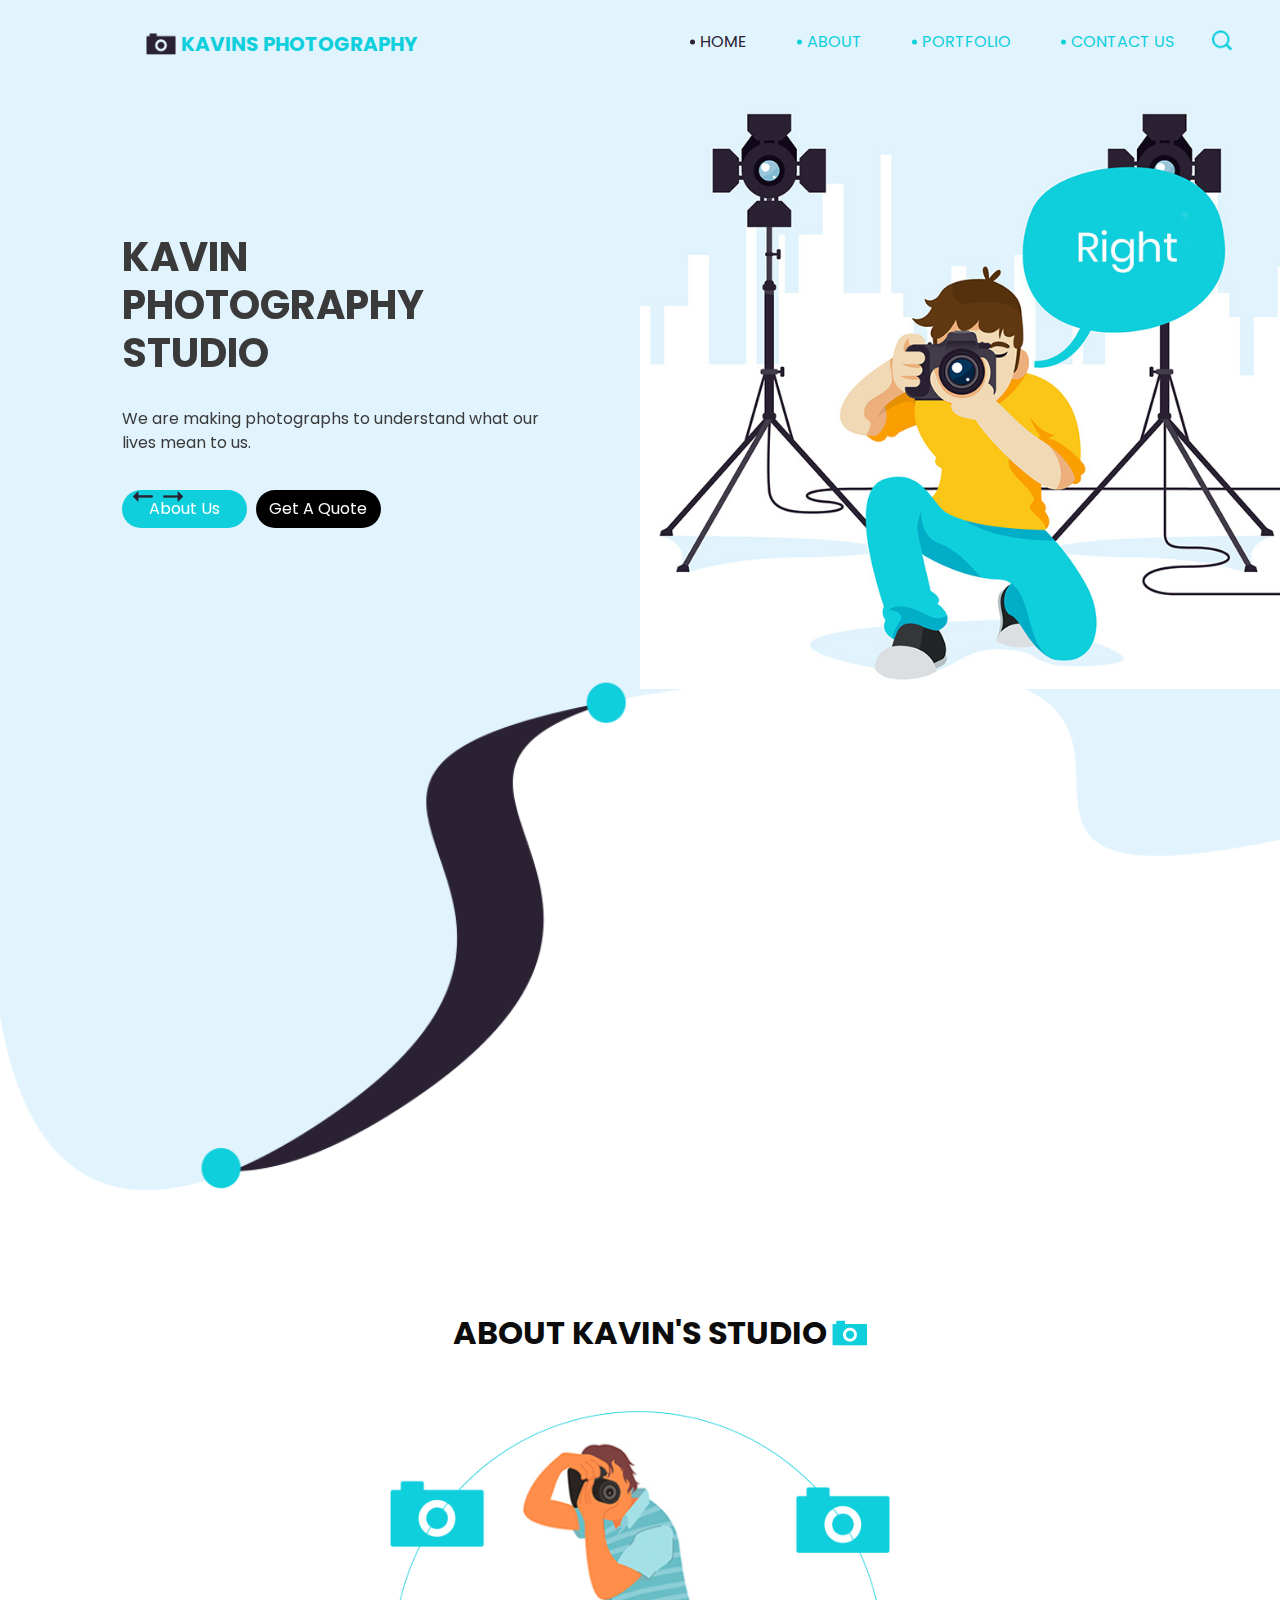
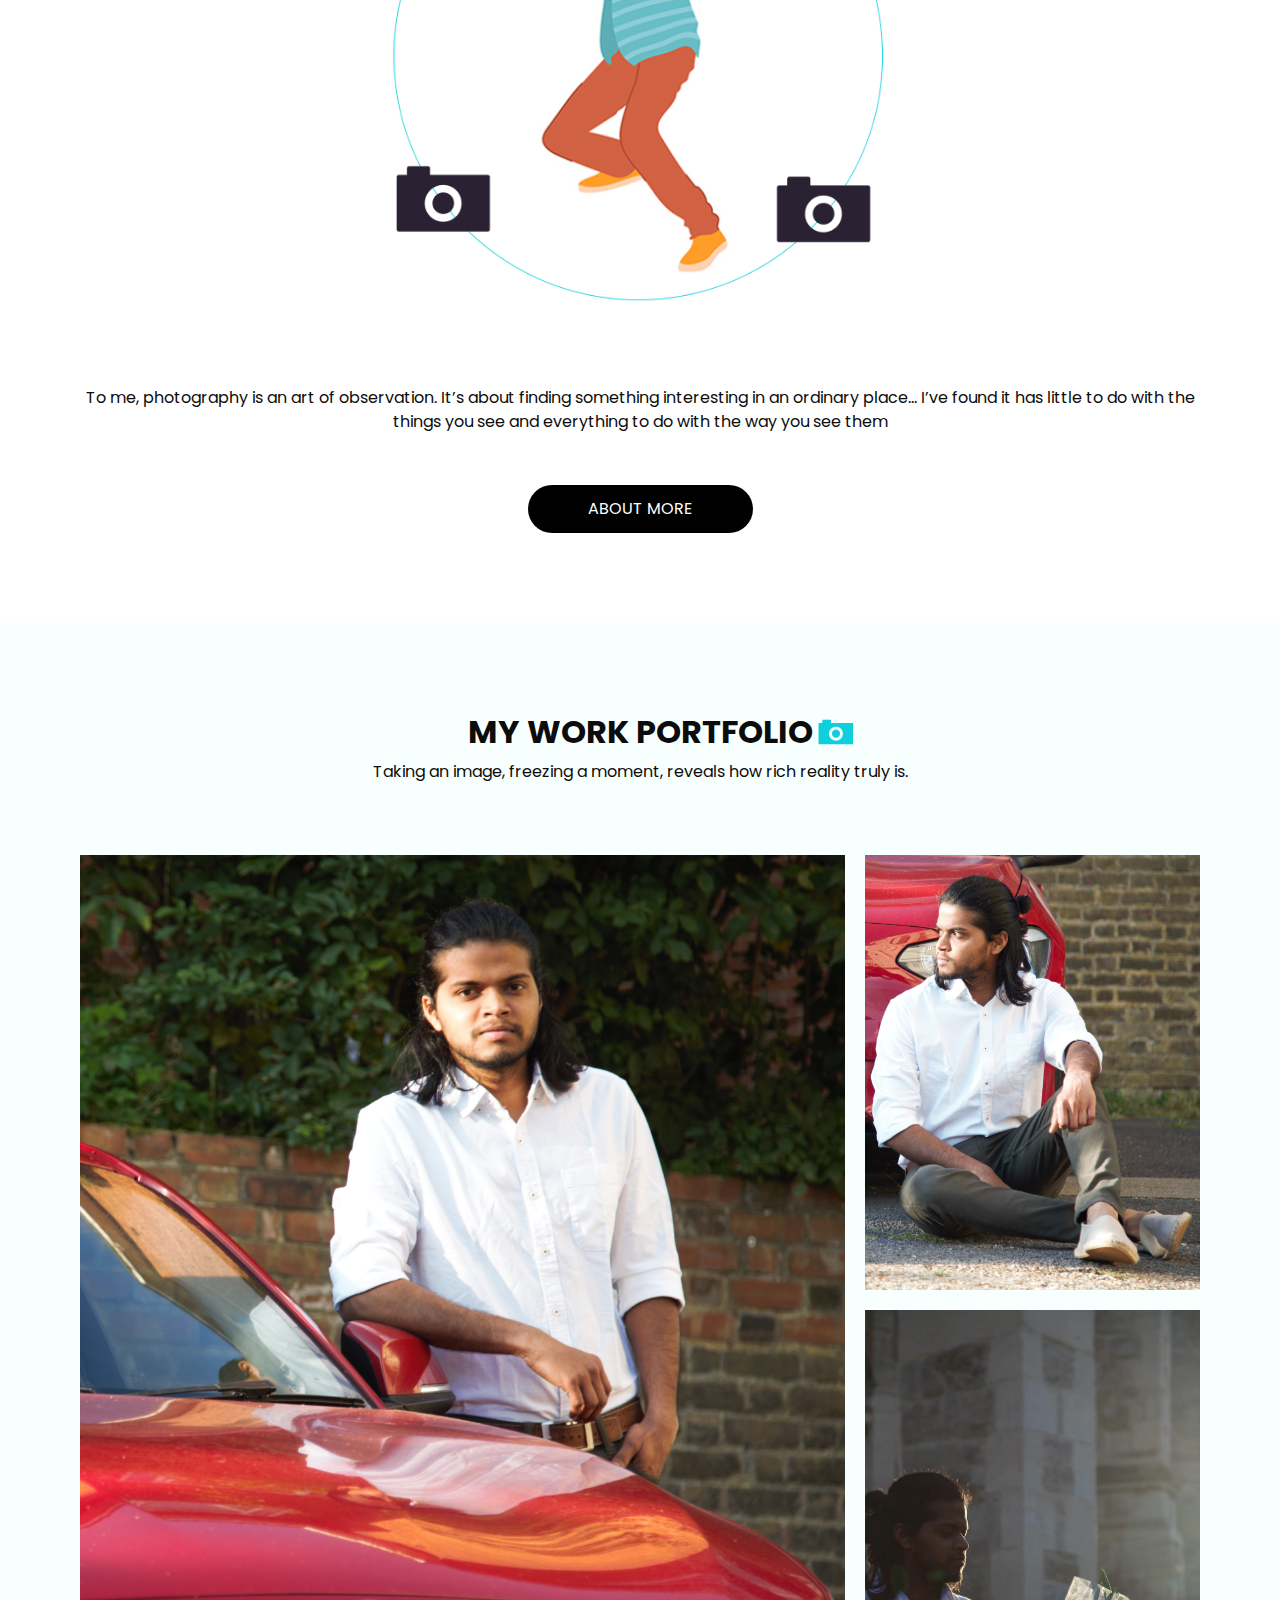
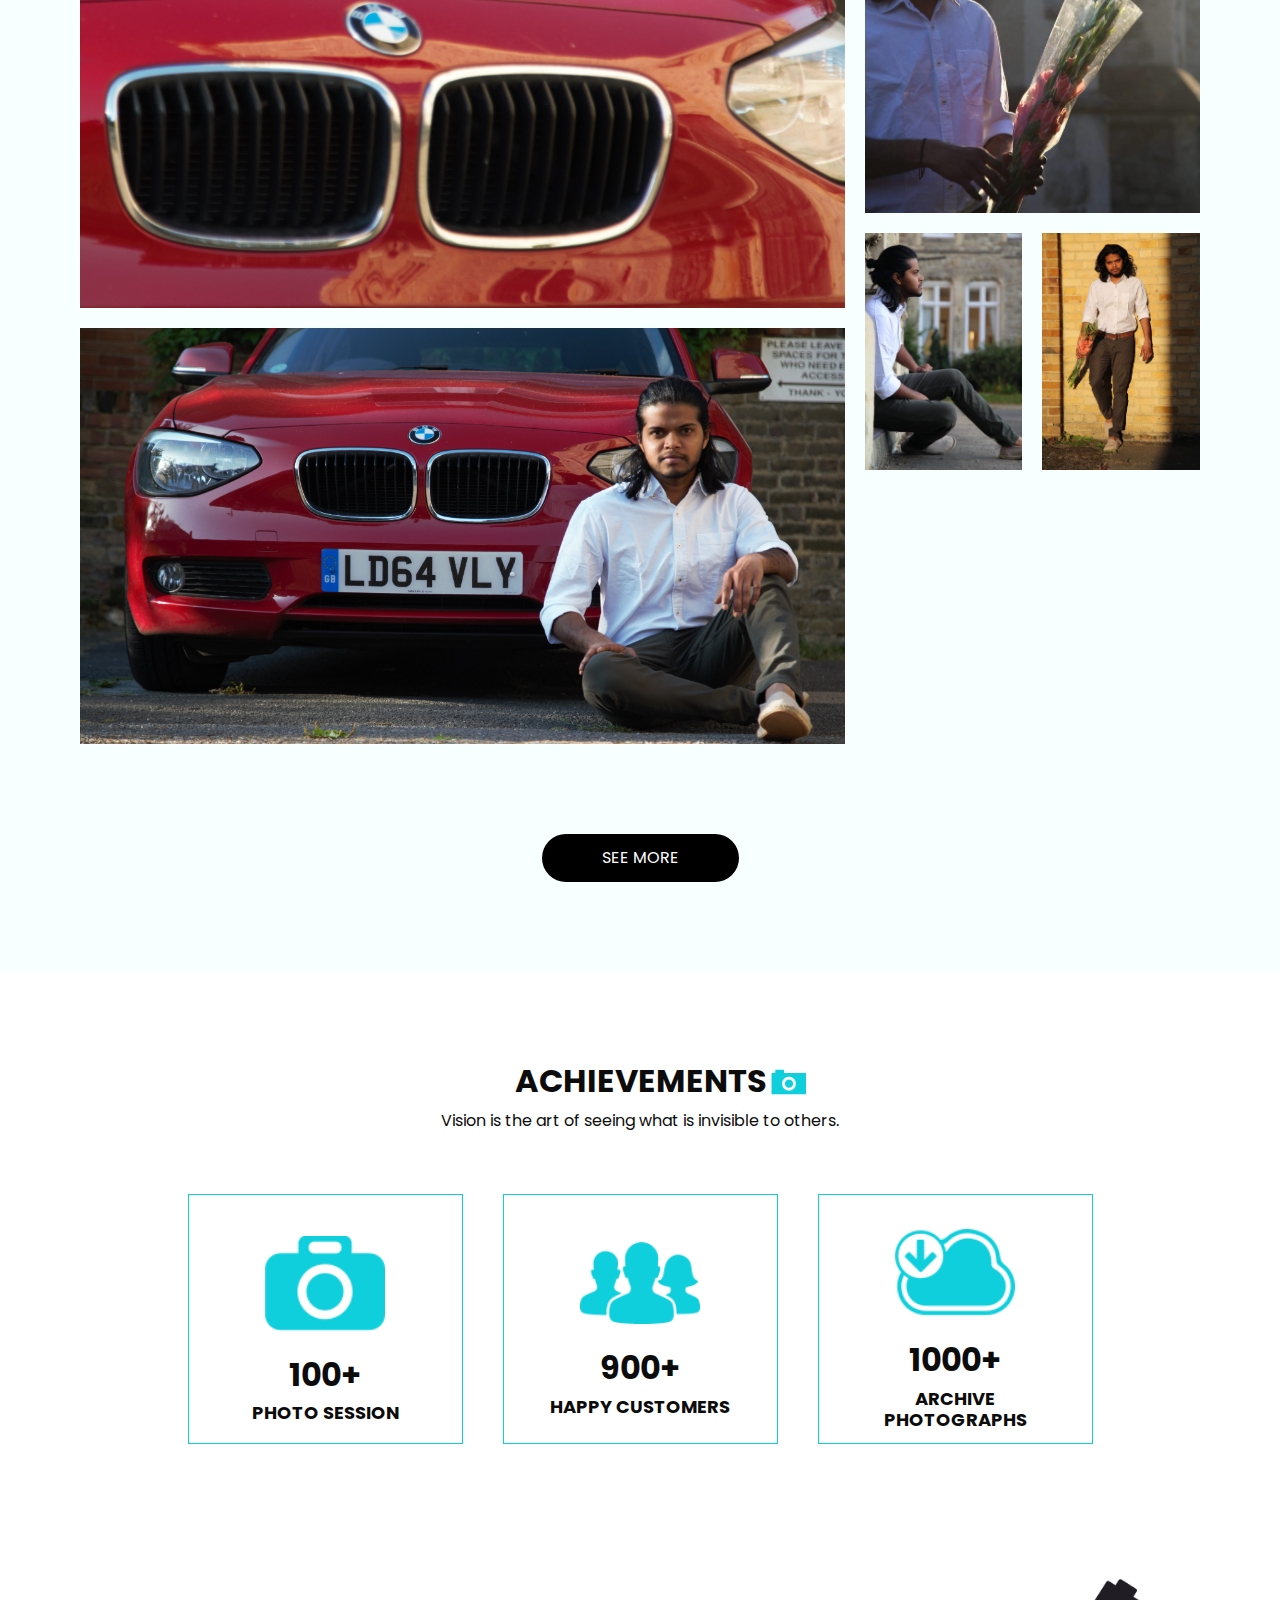
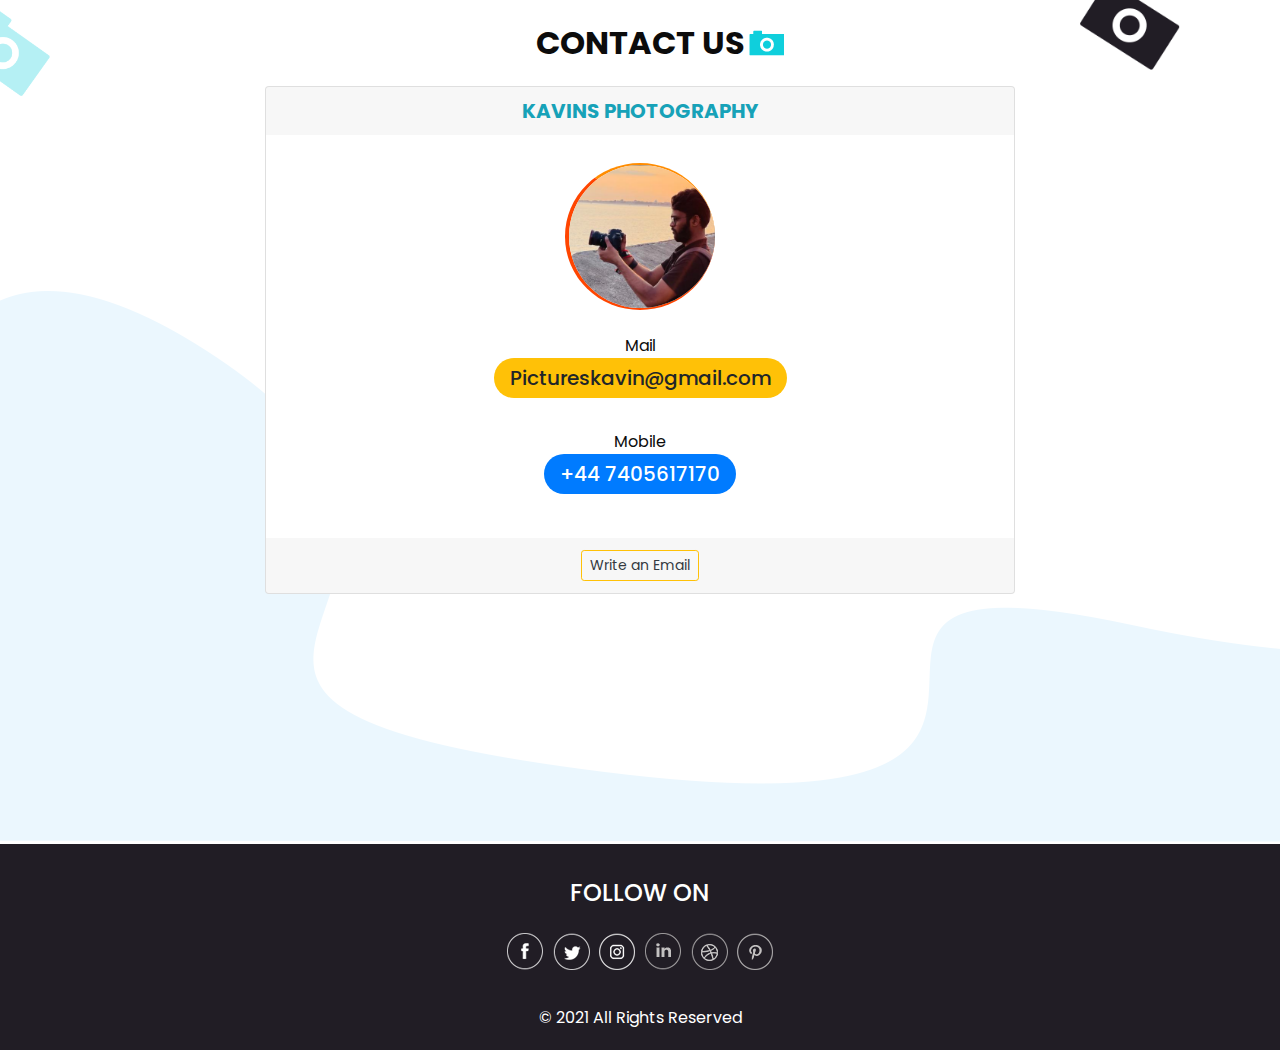
<file: index.html>
<!DOCTYPE html>
<html>

<head>
  <!-- Basic -->
  <meta charset="utf-8" />
  <meta http-equiv="X-UA-Compatible" content="IE=edge" />
  <!-- Mobile Metas -->
  <meta name="viewport" content="width=device-width, initial-scale=1, shrink-to-fit=no" />
  <!-- Site Metas -->
  <meta name="keywords" content="" />
  <meta name="description" content="" />
  <meta name="author" content="" />

  <title>Kavins Photography</title>


  <!-- bootstrap core css -->
  <link rel="stylesheet" type="text/css" href="css/bootstrap.css" />

  <!-- fonts style -->
  <link href="https://fonts.googleapis.com/css?family=Poppins:400,700&display=swap" rel="stylesheet">

  <!-- Custom styles for this template -->
  <link href="css/style.css" rel="stylesheet" />
  <!-- responsive style -->
  <link href="css/responsive.css" rel="stylesheet" />
</head>

<body>

  <div class="hero_area">
    <!-- header section strats -->
    <header class="header_section">
      <div class="container-fluid">
        <div class="row">
          <div class="col-lg-11 offset-lg-1">
            <nav class="navbar navbar-expand-lg custom_nav-container ">
              <a class="navbar-brand" href="index.html">
                <img src="images/logo.png" alt="">
                <span>
                  Kavins Photography
                </span>
              </a>
              </a>
              <button class="navbar-toggler" type="button" data-toggle="collapse" data-target="#navbarSupportedContent"
                aria-controls="navbarSupportedContent" aria-expanded="false" aria-label="Toggle navigation">
                <span class="navbar-toggler-icon"></span>
              </button>

              <div class="collapse navbar-collapse" id="navbarSupportedContent">
                <div class="d-flex ml-auto flex-column flex-lg-row align-items-center">
                  <ul class="navbar-nav  ">
                    <li class="nav-item active">
                      <a class="nav-link" href="index.html">Home <span class="sr-only">(current)</span></a>
                    </li>
                    <li class="nav-item">
                      <a class="nav-link" href="about.html"> About</a>
                    </li>
                    <li class="nav-item">
                      <a class="nav-link" href="portfolio.html"> Portfolio </a>
                    </li>
                    <li class="nav-item">
                      <a class="nav-link" href="contact.html">Contact Us</a>
                    </li>
                  </ul>
                  <form class="form-inline">
                    <button class="btn  my-2 my-sm-0 nav_search-btn" type="submit"></button>
                  </form>
                </div>

              </div>
            </nav>
          </div>
        </div>
      </div>
    </header>
    <!-- end header section -->
    <!-- slider section -->
    <section class=" slider_section position-relative">
      <div id="carouselExampleControls" class="carousel slide" data-ride="carousel">
        <div class="carousel-inner">
          <div class="carousel-item active">
            <div class="container-fluid">
              <div class="row">
                <div class="col-md-5 offset-md-1 ">
                  <div class="detail_box">
                    <h1>
                      Kavin <br>
                      photography <br>
                      studio
                    </h1>
                    <p> We are making photographs to understand what our lives mean to us.                     
                    </p>
                    <div class="btn-box">
                      <a href="" class="btn-1">
                        About Us
                      </a>
                      <a href="" class="btn-2">
                        Get A Quote
                      </a>
                    </div>
                  </div>
                </div>
                <div class="col-md-6 px-0">
                  <div class="img-box">
                    <img src="images/slider-img.jpg" alt="">
                  </div>
                </div>
              </div>
            </div>
          </div>
          <div class="carousel-item">
            <div class="container-fluid">
              <div class="row">
                <div class="col-md-5 offset-md-1">
                  <div class="detail_box">
                    <h1>
                      kavins <br>
                      Movie <br>
                      studio
                    </h1>
                    <p>
                     Taking pictures is like tiptoeing into the kitchen late at night and stealing Oreo cookies.
                    </p>
                    <div class="btn-box">
                      <a href="" class="btn-1">
                        About Us
                      </a>
                      <a href="" class="btn-2">
                        Get A Quote
                      </a>
                    </div>
                  </div>
                </div>
                <div class="col-md-6 px-0">
                  <div class="img-box">
                    <img src="images/slider-img.jpg" alt="">
                  </div>
                </div>
              </div>
            </div>
          </div>
          <div class="carousel-item">
            <div class="container-fluid">
              <div class="row">
                <div class="col-md-5 offset-md-1">
                  <div class="detail_box">
                    <h1>
                      Kavins <br>
                      Creative <br>
                      studio
                    </h1>
                    <p>
                      Photography for me is not looking, it’s feeling. If you can’t feel what you’re looking at, then you’re never going to get others to feel anything when they look at your pictures
                    </p>
                    <div class="btn-box">
                      <a href="" class="btn-1">
                        About Us
                      </a>
                      <a href="" class="btn-2">
                        Get A Quote
                      </a>
                    </div>
                  </div>
                </div>
                <div class="col-md-6 px-0">
                  <div class="img-box">
                    <img src="images/slider-img.jpg" alt="">
                  </div>
                </div>
              </div>
            </div>
          </div>
        </div>
        <div class="carousel_btn-container">
          <a class="carousel-control-prev" href="#carouselExampleControls" role="button" data-slide="prev">
            <span class="sr-only">Previous</span>
          </a>
          <a class="carousel-control-next" href="#carouselExampleControls" role="button" data-slide="next">
            <span class="sr-only">Next</span>
          </a>
        </div>
      </div>

    </section>
    <!-- end slider section -->
  </div>

  <!-- about section -->

  <section class="about_section layout_padding">
    <div class="container">
      <div class="heading_container">
        <h2> 
          About Kavin's Studio
        </h2>
      </div>
      <div class="box">
        <div class="img-box">
          <img src="images/about-img.jpg" alt="">
          <div class="about_img-bg">
            <img src="images/about-img-bg.png" alt="">
          </div>
        </div>
        <div class="detail-box">
          <p>
         To me, photography is an art of observation. It’s about finding something interesting in an ordinary place… I’ve found it has little to do with the things you see and everything to do with the way you see them
          </p>
          <div>
            <a href="">
              about More
            </a>
          </div>
        </div>
      </div>
    </div>

  </section>

  <!-- end about section -->

  <!-- portfolio section -->

  <section class="portfolio_section layout_padding">
    <div class="container">
      <div class="heading_container">
        <h2>
          My Work Portfolio
        </h2>
        <p>
         Taking an image, freezing a moment, reveals how rich reality truly is.
        </p>
      </div>
      <div class="portfolio_container layout_padding2">
        <div class="box-1">
          <div class="img-box b-1">
            <img src="images/p-1.jpg" alt="">
            <div class="btn-box">
              <a href="" class="btn-1">

              </a>
            </div>
          </div>
          <div class="img-box b-2">
            <img src="images/p-2.jpg" alt="">
            <div class="btn-box">
              <a href="" class="btn-1">

              </a>
            </div>
          </div>
        </div>
        <div class="box-2">
          <div class="box-2-top">
            <div class="img-box b-3">
              <img src="images/p-3.jpg" alt="">
              <div class="btn-box">
                <a href="" class="btn-1">

                </a>
              </div>
            </div>
          </div>
          <div class="box-2-top2">
            <div class="img-box b-4">
              <img src="images/p-4.jpg" alt="">
              <div class="btn-box">
                <a href="" class="btn-1">

                </a>
              </div>
            </div>
          </div>
          <div class="box-2-btm">
            <div class="img-box b-5">
              <img src="images/p-5.jpg" alt="">
              <div class="btn-box">
                <a href="" class="btn-1">

                </a>
              </div>
            </div>
            <div class="img-box b-6">
              <img src="images/p-6.jpg" alt="">
              <div class="btn-box">
                <a href="" class="btn-1">

                </a>
              </div>
            </div>
          </div>
        </div>
      </div>
      <div class="see_btn">
        <a href="">
          See More
        </a>
      </div>
    </div>

  </section>

  <!-- end about section -->

  <!-- achieve section -->

  <section class="achieve_section layout_padding">
    <div class="container">
      <div class="heading_container">
        <h2>
          ACHIEVEMENTS
        </h2>
        <p>
         Vision is the art of seeing what is invisible to others.
        </p>
      </div>
      <div class="achieve_container">
        <div class="box">
          <div class="img-box">
            <img src="images/a-1.png" alt="">
          </div>
          <div class="detail-box">
            <h2>
              100+
            </h2>
            <h6>
              Photo Session
            </h6>
          </div>
        </div>
        <div class="box">
          <div class="img-box">
            <img src="images/a-2.png" alt="">
          </div>
          <div class="detail-box">
            <h2>
              900+
            </h2>
            <h6>
              Happy Customers
            </h6>
          </div>
        </div>
        <div class="box">
          <div class="img-box">
            <img src="images/a-3.png" alt="">
          </div>
          <div class="detail-box">
            <h2>
              1000+
            </h2>
            <h6>
              Archive Photographs
            </h6>
          </div>
        </div>
      </div>
    </div>
  </section>

  <!-- end achieve section -->

  <!-- client section -->

  <!-- <section class="client_section layout_padding-bottom">
    <div class="container">
      <div class="heading_container">
        <h2>
          Testimonial
        </h2>
        <p>
          minim veniam, quis nostrud exercitation ullamco laboris nisi
        </p>
      </div>
      <div class="layout_padding2-top">
        <div id="carouselExample2Controls" class="carousel slide" data-ride="carousel">
          <div class="row">
            <div class="col-md-3">
              <div class="btn_container">
                <a class="carousel-control-prev" href="#carouselExample2Controls" role="button" data-slide="prev">
                  <span class="sr-only">Previous</span>
                </a>
                <a class="carousel-control-next" href="#carouselExample2Controls" role="button" data-slide="next">
                  <span class="sr-only">Next</span>
                </a>
              </div>
            </div>
            <div class="col-md-9 col-lg-8">
              <div class="carousel-inner">
                <div class="carousel-item active">
                  <div class="detail-box">
                    <h4>
                      Aloz den
                    </h4>
                    <p>
                      Lorem ipsum dolor sit amet, consectetur adipiscing elit, sed do eiusmod tempor incididunt ut
                      labore
                      et
                      dolore magna aliqua. Ut enim ad minim veniam, quis nostrud exercitation ullamco laboris nisi ut
                      aliquip ex ea commodo consequat. Duis aute irure dolor in reprehenderit in voluptate velit esse
                      cillum
                    </p>
                  </div>
                </div>
                <div class="carousel-item ">
                  <div class="detail-box">
                    <h4>
                      Aloz den
                    </h4>
                    <p>
                      Lorem ipsum dolor sit amet, consectetur adipiscing elit, sed do eiusmod tempor incididunt ut
                      labore
                      et
                      dolore magna aliqua. Ut enim ad minim veniam, quis nostrud exercitation ullamco laboris nisi ut
                      aliquip ex ea commodo consequat. Duis aute irure dolor in reprehenderit in voluptate velit esse
                      cillum
                    </p>
                  </div>
                </div>
                <div class="carousel-item ">
                  <div class="detail-box">
                    <h4>
                      Aloz den
                    </h4>
                    <p>
                      Lorem ipsum dolor sit amet, consectetur adipiscing elit, sed do eiusmod tempor incididunt ut
                      labore
                      et
                      dolore magna aliqua. Ut enim ad minim veniam, quis nostrud exercitation ullamco laboris nisi ut
                      aliquip ex ea commodo consequat. Duis aute irure dolor in reprehenderit in voluptate velit esse
                      cillum
                    </p>
                  </div>
                </div>
              </div>
            </div>

          </div>

        </div>
      </div>
    </div>
  </section> -->


  <!-- end client section -->

  <!-- contact section -->

  <section class="contact_section layout_padding">
    <div class="bg-img1">
      <img src="images/bg-img-1.png" alt="">
    </div>
    <div class="bg-img2">
      <img src="images/bg-img-2.png" alt="">
    </div>
    <div class="container">
      <div class="heading_container">
        <h2>
          Contact Us
        </h2>
      </div>
      <div class="">
        <div class="row">
          <div class="col-md-8 mx-auto">
            <div class="card text-center mt-3">
              <div class="card-header font-weight-bold border-0 h5  text-info text-uppercase">
                Kavins  Photography
              </div>
              <div class="card-body text-center">
                <div>
                  <img src="./images/kavin-c.png" width="150px" class="cus-image mb-4 mt-2" alt="">
                </div>
                <p class="mb-4">Mail 
                    <br> 
                    <a href="mailto:Pictureskavin@gmail.com"class="badge badge-pill badge-warning py-2 px-3 h3">
                      <span class="h5">
                        Pictureskavin@gmail.com
                      </span>
                    </a> 
                  <br>  
                </p>
  
                <p>Mobile 
                  <br> 
                  <a href="tell:+447405617170" class="badge badge-pill badge-primary py-2 px-3 h3"> 
                    <span class="h5">
                    +44 7405617170 
                    </span>
                  </a> 
                </p>
  
                </div>
                <div class="card-footer border-0">
                  <a href="https://mail.google.com/mail/u/0/?view=cm&fs=1&tf=1&to=kavinsphotography@email.com&subject=MISSED%20CALL%20EZTRADER&body=" class="btn btn-outline-warning text-dark btn-sm ml-auto">
                    Write an Email
                  </a>
                </div>
            </div>
          </div>
        </div>
      </div>
    </div>
  </section>


  <!-- end contact section -->


  <!-- info section -->
  <section class="info_section ">
    <div class="container">
      <div class="info_container">
        <div class="info_social">
          <div class="d-flex justify-content-center">
            <h4 class="">
              Follow on
            </h4>
          </div>
          <div class="social_box">
            <a href="">
              <img src="images/fb.png" alt="">
            </a>
            <a href="">
              <img src="images/twitter.png" alt="">
            </a>
            <a href="">
              <img src="images/instagram.png" alt="">
            </a>
            <a href="">
              <img src="images/linkedin.png" alt="">
            </a>
            <a href="">
              <img src="images/dribble.png" alt="">
            </a>
            <a href="">
              <img src="images/pinterest.png" alt="">
            </a>
          </div>
        </div>
      </div>
    </div>
  </section>

  <!-- end info_section -->

  <!-- footer section -->
  <section class="container-fluid footer_section">
    <div class="container">
      <p>
        &copy; 2021 All Rights Reserved
      </p>
    </div>
  </section>
  <!-- footer section -->

  <script type="text/javascript" src="js/jquery-3.4.1.min.js"></script>
  <script type="text/javascript" src="js/bootstrap.js"></script>

</body>

</html>
</file>
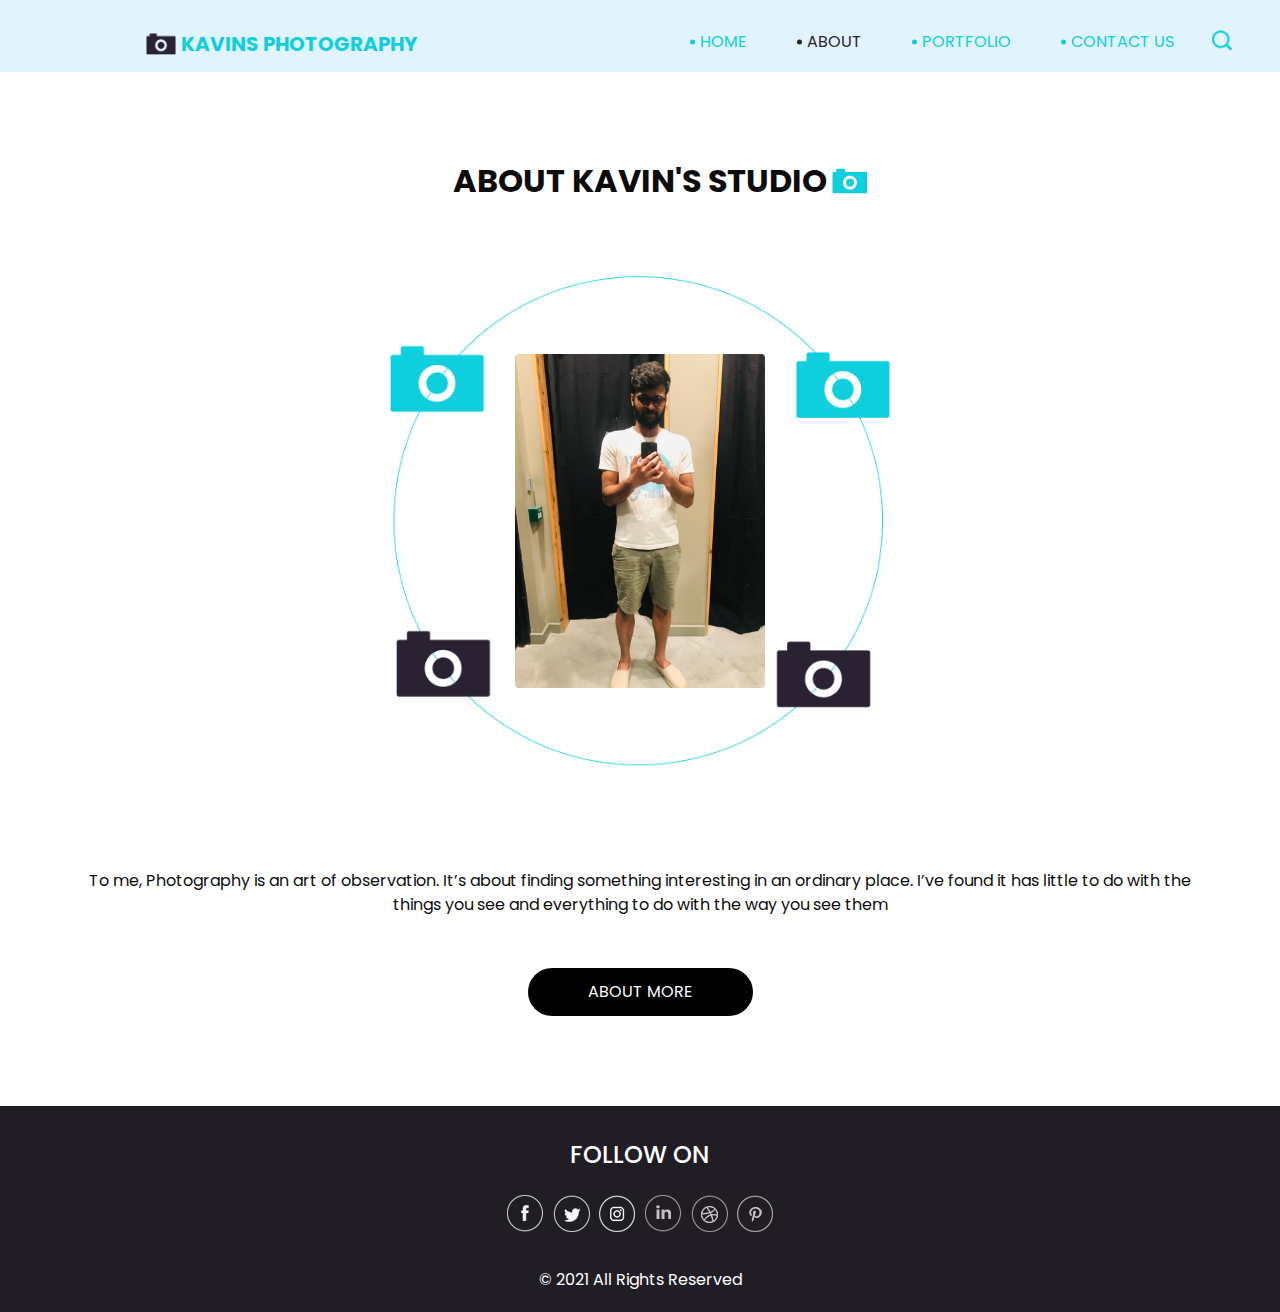
<file: about.html>
<!DOCTYPE html>
<html>

<head>
  <!-- Basic -->
  <meta charset="utf-8" />
  <meta http-equiv="X-UA-Compatible" content="IE=edge" />
  <!-- Mobile Metas -->
  <meta name="viewport" content="width=device-width, initial-scale=1, shrink-to-fit=no" />
  <!-- Site Metas -->
  <meta name="keywords" content="" />
  <meta name="description" content="" />
  <meta name="author" content="" />

  <title>Kavins Photography</title>


  <!-- bootstrap core css -->
  <link rel="stylesheet" type="text/css" href="css/bootstrap.css" />

  <!-- fonts style -->
  <link href="https://fonts.googleapis.com/css?family=Poppins:400,700&display=swap" rel="stylesheet">

  <!-- Custom styles for this template -->
  <link href="css/style.css" rel="stylesheet" />
  <!-- responsive style -->
  <link href="css/responsive.css" rel="stylesheet" />
</head>

<body class="sub_page">

  <div class="hero_area">
    <!-- header section strats -->
    <header class="header_section">
      <div class="container-fluid">
        <div class="row">
          <div class="col-lg-11 offset-lg-1">
            <nav class="navbar navbar-expand-lg custom_nav-container ">
              <a class="navbar-brand" href="index.html">
                <img src="images/logo.png" alt="">
                <span>
                  Kavins Photography
                </span>
              </a>
              </a>
              <button class="navbar-toggler" type="button" data-toggle="collapse" data-target="#navbarSupportedContent"
                aria-controls="navbarSupportedContent" aria-expanded="false" aria-label="Toggle navigation">
                <span class="navbar-toggler-icon"></span>
              </button>

              <div class="collapse navbar-collapse" id="navbarSupportedContent">
                <div class="d-flex ml-auto flex-column flex-lg-row align-items-center">
                  <ul class="navbar-nav  ">
                    <li class="nav-item ">
                      <a class="nav-link" href="index.html">Home <span class="sr-only">(current)</span></a>
                    </li>
                    <li class="nav-item active">
                      <a class="nav-link" href="about.html"> About</a>
                    </li>
                    <li class="nav-item">
                      <a class="nav-link" href="portfolio.html"> Portfolio </a>
                    </li>
                    <li class="nav-item">
                      <a class="nav-link" href="contact.html">Contact Us</a>
                    </li>
                  </ul>
                  <form class="form-inline">
                    <button class="btn  my-2 my-sm-0 nav_search-btn" type="submit"></button>
                  </form>
                </div>

              </div>
            </nav>
          </div>
        </div>
      </div>
    </header>
    <!-- end header section -->
  </div>

  <!-- about section -->

  <section class="about_section layout_padding">
    <div class="container">
      <div class="heading_container">
        <h2>
          About Kavin's Studio
        </h2>
      </div>
      <div class="mb-5 pb-5"></div>
      <div class="box mt-5">
        <div class="img-box">
          <img src="images/kavin.jpeg"  class="rounded" alt="">
          <div class="about_img-bg">
            <img src="images/about-img-bg.png" alt="">
          </div>
        </div>
        <div class="mt-5 pt-5"></div>
        <div class="detail-box">
          <p>
            To me, Photography is an art of observation. It’s about finding something interesting in an ordinary place.
            I’ve found it has little to do with the things you see and everything to do with the way you see them
          </p>
          <div>
            <a href="">
              about More
            </a>
          </div>
        </div>
      </div>
    </div>

  </section>

  <!-- end about section -->


  <!-- info section -->
  <section class="info_section ">
    <div class="container">
      <div class="info_container">
        <div class="info_social">
          <div class="d-flex justify-content-center">
            <h4 class="">
              Follow on
            </h4>
          </div>
          <div class="social_box">
            <a href="">
              <img src="images/fb.png" alt="">
            </a>
            <a href="">
              <img src="images/twitter.png" alt="">
            </a>
            <a href="">
              <img src="images/instagram.png" alt="">
            </a>
            <a href="">
              <img src="images/linkedin.png" alt="">
            </a>
            <a href="">
              <img src="images/dribble.png" alt="">
            </a>
            <a href="">
              <img src="images/pinterest.png" alt="">
            </a>
          </div>
        </div>
      </div>
    </div>
  </section>

  <!-- end info_section -->

  <!-- footer section -->
  <section class="container-fluid footer_section">
    <div class="container">
      <p>
        &copy; 2021 All Rights Reserved
      </p>
    </div>
  </section>
  <!-- footer section -->

  <script type="text/javascript" src="js/jquery-3.4.1.min.js"></script>
  <script type="text/javascript" src="js/bootstrap.js"></script>

</body>

</html>
</file>
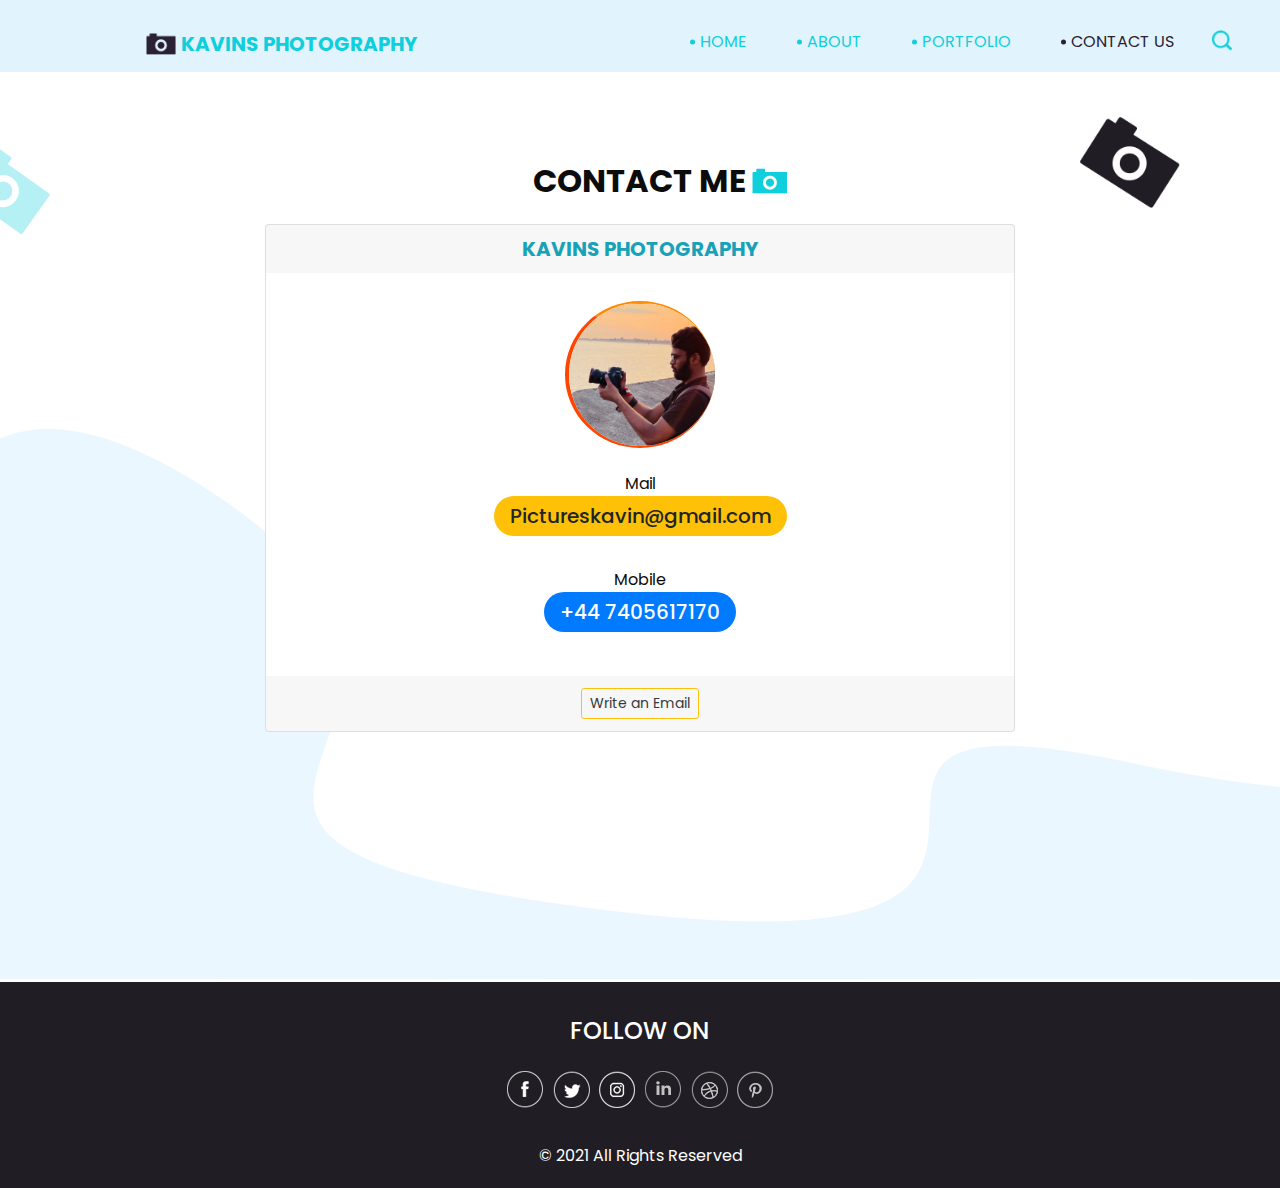
<file: contact.html>
<!DOCTYPE html>
<html>

<head>
  <!-- Basic -->
  <meta charset="utf-8" />
  <meta http-equiv="X-UA-Compatible" content="IE=edge" />
  <!-- Mobile Metas -->
  <meta name="viewport" content="width=device-width, initial-scale=1, shrink-to-fit=no" />
  <!-- Site Metas -->
  <meta name="keywords" content="" />
  <meta name="description" content="" />
  <meta name="author" content="" />

  <title>Kavins Photography</title>


  <!-- bootstrap core css -->
  <link rel="stylesheet" type="text/css" href="css/bootstrap.css" />

  <!-- fonts style -->
  <link href="https://fonts.googleapis.com/css?family=Poppins:400,700&display=swap" rel="stylesheet">

  <!-- Custom styles for this template -->
  <link href="css/style.css" rel="stylesheet" />
  <!-- responsive style -->
  <link href="css/responsive.css" rel="stylesheet" />
</head>

<body class="sub_page">

  <div class="hero_area">
    <!-- header section strats -->
    <header class="header_section">
      <div class="container-fluid">
        <div class="row">
          <div class="col-lg-11 offset-lg-1">
            <nav class="navbar navbar-expand-lg custom_nav-container ">
              <a class="navbar-brand" href="index.html">
                <img src="images/logo.png" alt="">
                <span>
                  Kavins Photography
                </span>
              </a>
              </a>
              <button class="navbar-toggler" type="button" data-toggle="collapse" data-target="#navbarSupportedContent"
                aria-controls="navbarSupportedContent" aria-expanded="false" aria-label="Toggle navigation">
                <span class="navbar-toggler-icon"></span>
              </button>

              <div class="collapse navbar-collapse" id="navbarSupportedContent">
                <div class="d-flex ml-auto flex-column flex-lg-row align-items-center">
                  <ul class="navbar-nav  ">
                    <li class="nav-item ">
                      <a class="nav-link" href="index.html">Home <span class="sr-only">(current)</span></a>
                    </li>
                    <li class="nav-item">
                      <a class="nav-link" href="about.html"> About</a>
                    </li>
                    <li class="nav-item">
                      <a class="nav-link" href="portfolio.html"> Portfolio </a>
                    </li>
                    <li class="nav-item active">
                      <a class="nav-link" href="contact.html">Contact Us</a>
                    </li>
                  </ul>
                  <form class="form-inline">
                    <button class="btn  my-2 my-sm-0 nav_search-btn" type="submit"></button>
                  </form>
                </div>

              </div>
            </nav>
          </div>
        </div>
      </div>
    </header>
    <!-- end header section -->
  </div>

  <!-- contact section -->

  <section class="contact_section layout_padding">
    <div class="bg-img1">
      <img src="images/bg-img-1.png" alt="">
    </div>
    <div class="bg-img2">
      <img src="images/bg-img-2.png" alt="">
    </div>
    <div class="container">
      <div class="heading_container">
        <h2>
          Contact Me
        </h2>
      </div>
      <div class="">
        <div class="row">
          <div class="col-md-8 mx-auto">
            <form action="">
              <div class="card text-center mt-3">
                <div class="card-header font-weight-bold border-0 h5  text-info text-uppercase">
                  Kavins  Photography
                </div>
                <div class="card-body text-center">
                  <div>
                    <img src="./images/kavin-c.png" width="150px" class="cus-image mb-4 mt-2" alt="">
                  </div>
                  <p class="mb-4">Mail 
                      <br> 
                      <a href="mailto:Pictureskavin@gmail.com"class="badge badge-pill badge-warning py-2 px-3 h3">
                        <span class="h5">
                          Pictureskavin@gmail.com
                        </span>
                      </a> 
                    <br>  
                  </p>
    
                  <p>Mobile 
                    <br> 
                    <a href="tell:+447405617170" class="badge badge-pill badge-primary py-2 px-3 h3"> 
                      <span class="h5">
                      +44 7405617170 
                      </span>
                    </a> 
                  </p>
    
                  </div>
                  <div class="card-footer border-0">
                    <a href="https://mail.google.com/mail/u/0/?view=cm&fs=1&tf=1&to=kavinsphotography@email.com&subject=MISSED%20CALL%20EZTRADER&body=" class="btn btn-outline-warning text-dark btn-sm ml-auto">
                      Write an Email
                    </a>
                  </div>
              </div>
             
            </form>
          </div>
        </div>
      </div>
    </div>
  </section>


  <!-- end contact section -->


  <!-- info section -->
  <section class="info_section ">
    <div class="container">
      <div class="info_container">
        <div class="info_social">
          <div class="d-flex justify-content-center">
            <h4 class="">
              Follow on
            </h4>
          </div>
          <div class="social_box">
            <a href="">
              <img src="images/fb.png" alt="">
            </a>
            <a href="">
              <img src="images/twitter.png" alt="">
            </a>
            <a href="">
              <img src="images/instagram.png" alt="">
            </a>
            <a href="">
              <img src="images/linkedin.png" alt="">
            </a>
            <a href="">
              <img src="images/dribble.png" alt="">
            </a>
            <a href="">
              <img src="images/pinterest.png" alt="">
            </a>
          </div>
        </div>
      </div>
    </div>
  </section>

  <!-- end info_section -->

  <!-- footer section -->
  <section class="container-fluid footer_section">
    <div class="container">
      <p>
        &copy; 2021 All Rights Reserved
      </p>
    </div>
  </section>
  <!-- footer section -->

  <script type="text/javascript" src="js/jquery-3.4.1.min.js"></script>
  <script type="text/javascript" src="js/bootstrap.js"></script>

</body>

</html>
</file>
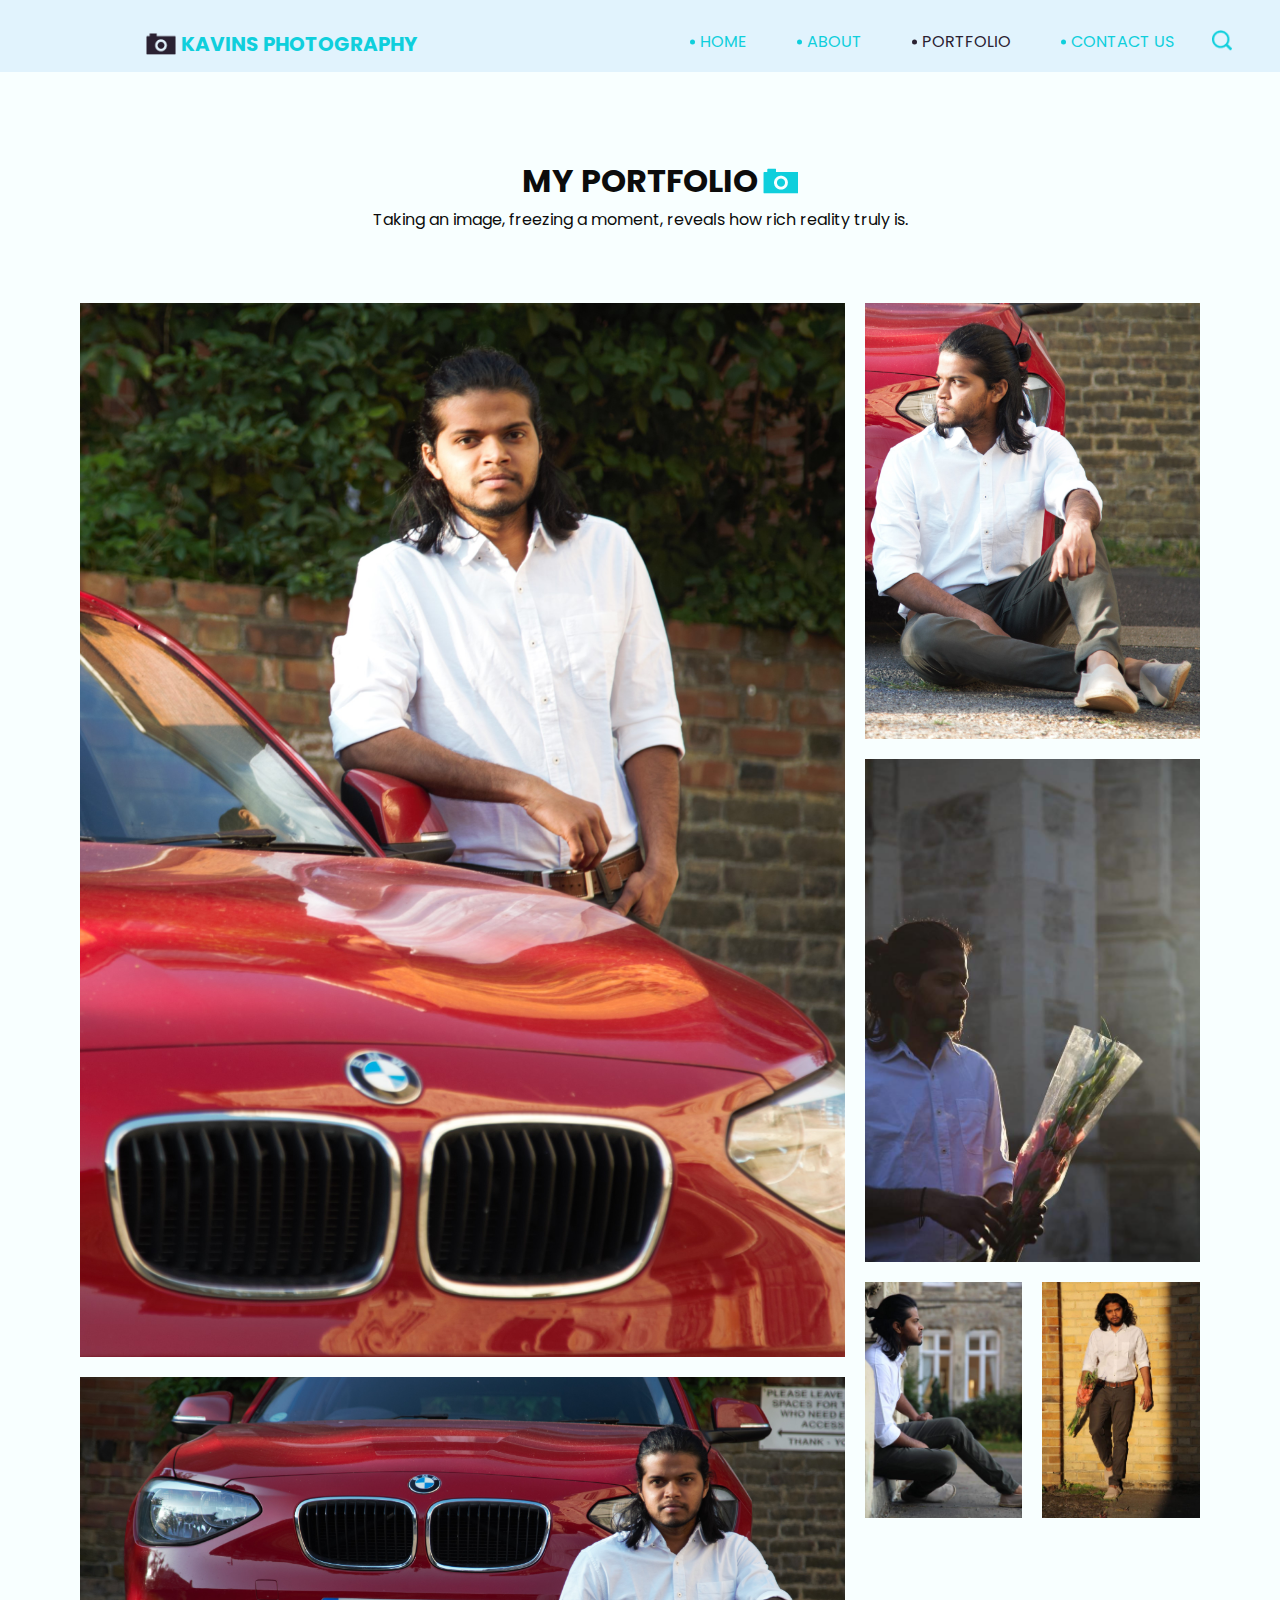
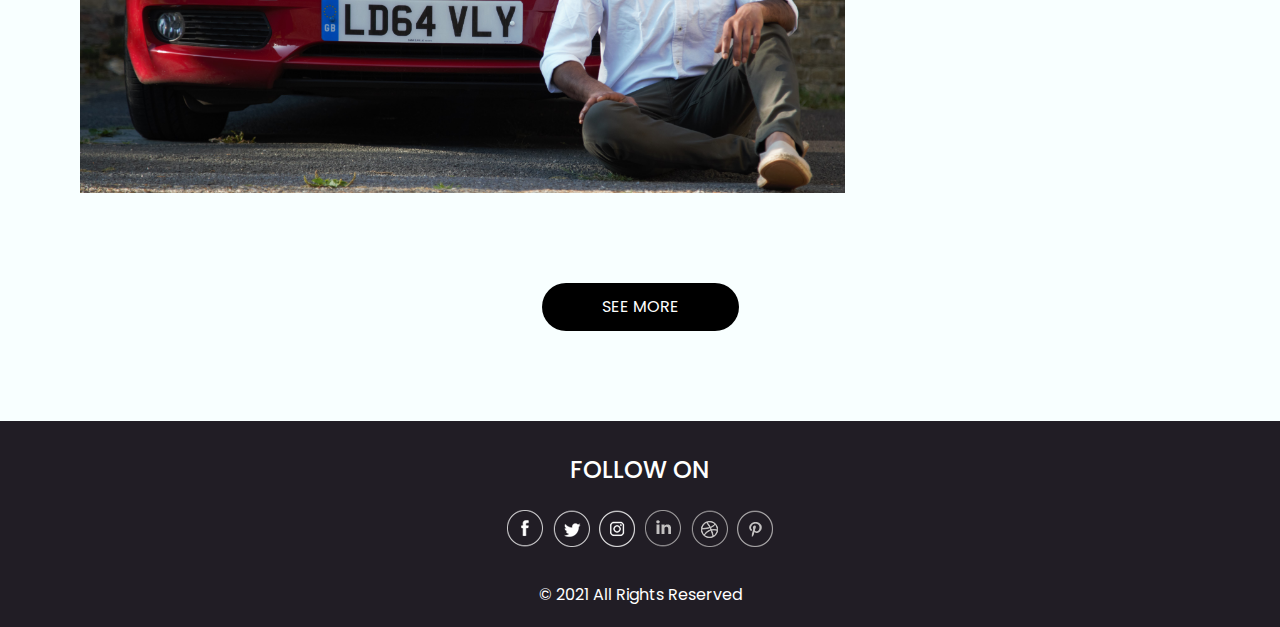
<file: portfolio.html>
<!DOCTYPE html>
<html>

<head>
  <!-- Basic -->
  <meta charset="utf-8" />
  <meta http-equiv="X-UA-Compatible" content="IE=edge" />
  <!-- Mobile Metas -->
  <meta name="viewport" content="width=device-width, initial-scale=1, shrink-to-fit=no" />
  <!-- Site Metas -->
  <meta name="keywords" content="" />
  <meta name="description" content="" />
  <meta name="author" content="" />

  <title>Kavins Photography</title>


  <!-- bootstrap core css -->
  <link rel="stylesheet" type="text/css" href="css/bootstrap.css" />

  <!-- fonts style -->
  <link href="https://fonts.googleapis.com/css?family=Poppins:400,700&display=swap" rel="stylesheet">

  <!-- Custom styles for this template -->
  <link href="css/style.css" rel="stylesheet" />
  <!-- responsive style -->
  <link href="css/responsive.css" rel="stylesheet" />
</head>

<body class="sub_page">

  <div class="hero_area">
    <!-- header section strats -->
    <header class="header_section">
      <div class="container-fluid">
        <div class="row">
          <div class="col-lg-11 offset-lg-1">
            <nav class="navbar navbar-expand-lg custom_nav-container ">
              <a class="navbar-brand" href="index.html">
                <img src="images/logo.png" alt="">
                <span>
                  Kavins Photography
                </span>
              </a>
              </a>
              <button class="navbar-toggler" type="button" data-toggle="collapse" data-target="#navbarSupportedContent"
                aria-controls="navbarSupportedContent" aria-expanded="false" aria-label="Toggle navigation">
                <span class="navbar-toggler-icon"></span>
              </button>

              <div class="collapse navbar-collapse" id="navbarSupportedContent">
                <div class="d-flex ml-auto flex-column flex-lg-row align-items-center">
                  <ul class="navbar-nav  ">
                    <li class="nav-item ">
                      <a class="nav-link" href="index.html">Home <span class="sr-only">(current)</span></a>
                    </li>
                    <li class="nav-item">
                      <a class="nav-link" href="about.html"> About</a>
                    </li>
                    <li class="nav-item active">
                      <a class="nav-link" href="portfolio.html"> Portfolio </a>
                    </li>
                    <li class="nav-item">
                      <a class="nav-link" href="contact.html">Contact Us</a>
                    </li>
                  </ul>
                  <form class="form-inline">
                    <button class="btn  my-2 my-sm-0 nav_search-btn" type="submit"></button>
                  </form>
                </div>

              </div>
            </nav>
          </div>
        </div>
      </div>
    </header>
    <!-- end header section -->

  </div>

  <!-- portfolio section -->

  <section class="portfolio_section layout_padding">
    <div class="container">
      <div class="heading_container">
        <h2>
          My portfolio
        </h2>
        <p>
          Taking an image, freezing a moment, reveals how rich reality truly is. 
        </p>
      </div>
      <div class="portfolio_container layout_padding2">
        <div class="box-1">
          <div class="img-box b-1">
            <img src="images/p-1.jpg" alt="">
            <div class="btn-box">
              <a href="" class="btn-1">

              </a>
            </div>
          </div>
          <div class="img-box b-2">
            <img src="images/p-2.jpg" alt="">
            <div class="btn-box">
              <a href="" class="btn-1">

              </a>
            </div>
          </div>
        </div>
        <div class="box-2">
          <div class="box-2-top">
            <div class="img-box b-3">
              <img src="images/p-3.jpg" alt="">
              <div class="btn-box">
                <a href="" class="btn-1">

                </a>
              </div>
            </div>
          </div>
          <div class="box-2-top2">
            <div class="img-box b-4">
              <img src="images/p-4.jpg" alt="">
              <div class="btn-box">
                <a href="" class="btn-1">

                </a>
              </div>
            </div>
          </div>
          <div class="box-2-btm">
            <div class="img-box b-5">
              <img src="images/p-5.jpg" alt="">
              <div class="btn-box">
                <a href="" class="btn-1">

                </a>
              </div>
            </div>
            <div class="img-box b-6">
              <img src="images/p-6.jpg" alt="">
              <div class="btn-box">
                <a href="" class="btn-1">

                </a>
              </div>
            </div>
          </div>
        </div>
      </div>
      <div class="see_btn">
        <a href="">
          See More
        </a>
      </div>
    </div>

  </section>

  <!-- end about section -->

  <!-- info section -->
  <section class="info_section ">
    <div class="container">
      <div class="info_container">
        <div class="info_social">
          <div class="d-flex justify-content-center">
            <h4 class="">
              Follow on
            </h4>
          </div>
          <div class="social_box">
            <a href="">
              <img src="images/fb.png" alt="">
            </a>
            <a href="">
              <img src="images/twitter.png" alt="">
            </a>
            <a href="">
              <img src="images/instagram.png" alt="">
            </a>
            <a href="">
              <img src="images/linkedin.png" alt="">
            </a>
            <a href="">
              <img src="images/dribble.png" alt="">
            </a>
            <a href="">
              <img src="images/pinterest.png" alt="">
            </a>
          </div>
        </div>
      </div>
    </div>
  </section>

  <!-- end info_section -->

  <!-- footer section -->
  <section class="container-fluid footer_section">
    <div class="container">
      <p>
        &copy; 2021 All Rights Reserved
      </p>
    </div>
  </section>
  <!-- footer section -->

  <script type="text/javascript" src="js/jquery-3.4.1.min.js"></script>
  <script type="text/javascript" src="js/bootstrap.js"></script>

</body>

</html>
</file>
<file: css/style.css>
body {
  font-family: 'Poppins', sans-serif;
  color: #0c0c0c;
  background-color: #ffffff;
}

.layout_padding {
  padding: 90px 0;
}

.layout_padding2 {
  padding: 45px 0;
}

.layout_padding2-top {
  padding-top: 45px;
}

.layout_padding2-bottom {
  padding-bottom: 45px;
}

.layout_padding-top {
  padding-top: 90px;
}

.layout_padding-bottom {
  padding-bottom: 90px;
}

.heading_container {
  display: -webkit-box;
  display: -ms-flexbox;
  display: flex;
  -webkit-box-orient: vertical;
  -webkit-box-direction: normal;
      -ms-flex-direction: column;
          flex-direction: column;
  -webkit-box-align: center;
      -ms-flex-align: center;
          align-items: center;
  text-align: center;
}

.heading_container h2 {
  position: relative;
  font-weight: bold;
  text-transform: uppercase;
}

.heading_container h2 span {
  position: relative;
  z-index: 2;
}

.heading_container h2::before {
  content: "";
  position: absolute;
  width: 35px;
  height: 26px;
  top: 50%;
  right: -40px;
  -webkit-transform: translateY(-50%);
          transform: translateY(-50%);
  z-index: 1;
  background-image: url(../images/heading-img.png);
  background-repeat: no-repeat;
}

/*header section*/
.hero_area {
  height: 136vh;
  position: relative;
  background-image: url(../images/hero-bg.png);
  background-size: cover;
}

.sub_page .hero_area {
  height: auto;
  background-image: none;
  background-color: #e1f3fd;
}

.sub_page .hero_area::after {
  display: none;
}

.header_section .container-fluid {
  padding-right: 25px;
  padding-left: 25px;
}

.header_section .nav_container {
  margin: 0 auto;
}

.custom_nav-container .navbar-nav .nav-item .nav-link {
  margin: 10px 30px;
  padding: 0;
  color: #0fcfdc;
  text-align: center;
  position: relative;
  text-transform: uppercase;
}

.custom_nav-container .navbar-nav .nav-item .nav-link::before {
  content: "";
  width: 5px;
  height: 5px;
  position: absolute;
  top: 50%;
  left: -10px;
  -webkit-transform: translateY(-50%);
          transform: translateY(-50%);
  background-color: #0fcfdc;
  border-radius: 100%;
}

.custom_nav-container .navbar-nav .nav-item.active .nav-link, .custom_nav-container .navbar-nav .nav-item:hover .nav-link {
  color: #2a2132;
}

.custom_nav-container .navbar-nav .nav-item.active .nav-link::before, .custom_nav-container .navbar-nav .nav-item:hover .nav-link::before {
  background-color: #2a2132;
}

a,
a:hover,
a:focus {
  text-decoration: none;
}

a:hover,
a:focus {
  color: initial;
}

.btn,
.btn:focus {
  outline: none !important;
  -webkit-box-shadow: none;
          box-shadow: none;
}

.custom_nav-container .nav_search-btn {
  background-image: url(../images/search-icon.png);
  background-size: 20px;
  background-repeat: no-repeat;
  background-position: center 5px;
  width: 35px;
  height: 35px;
  padding: 0;
  border: none;
}

.navbar-brand {
  display: -webkit-box;
  display: -ms-flexbox;
  display: flex;
  -webkit-box-align: center;
      -ms-flex-align: center;
          align-items: center;
}

.navbar-brand img {
  width: 30px;
  margin-right: 5px;
}

.navbar-brand span {
  font-size: 20px;
  font-weight: 700;
  color: #0fcfdc;
  text-transform: uppercase;
}

.custom_nav-container {
  z-index: 99999;
  padding-top: 20px;
  -webkit-box-align: end;
      -ms-flex-align: end;
          align-items: flex-end;
}

.navbar-expand-lg .navbar-collapse {
  -webkit-box-align: end;
      -ms-flex-align: end;
          align-items: flex-end;
}

.custom_nav-container .navbar-toggler {
  outline: none;
}

.custom_nav-container .navbar-toggler .navbar-toggler-icon {
  background-image: url(../images/menu.png);
  background-size: 45px;
}

/*end header section*/
/* slider section */
.slider_section {
  display: -webkit-box;
  display: -ms-flexbox;
  display: flex;
  -webkit-box-align: center;
      -ms-flex-align: center;
          align-items: center;
  position: relative;
  z-index: 2;
  color: #3b3a3a;
}

.slider_section .row {
  -webkit-box-align: center;
      -ms-flex-align: center;
          align-items: center;
}

.slider_section div#carouselExampleControls {
  width: 100%;
}

.slider_section .detail_box {
  padding-right: 10%;
}

.slider_section .detail_box h1 {
  font-weight: bold;
  margin-bottom: 30px;
  text-transform: uppercase;
}

.slider_section .detail_box .btn-box {
  margin-top: 35px;
}

.slider_section .detail_box .btn-box a {
  width: 125px;
  text-align: center;
}

.slider_section .detail_box .btn-box .btn-1 {
  display: inline-block;
  padding: 7px 0px;
  background-color: #0fcfdc;
  color: #ffffff;
  border-radius: 30px;
  margin-right: 5px;
}

.slider_section .detail_box .btn-box .btn-1:hover {
  background-color: #0db9c4;
}

.slider_section .detail_box .btn-box .btn-2 {
  display: inline-block;
  padding: 7px 0px;
  background-color: #000000;
  color: #ffffff;
  border-radius: 30px;
}

.slider_section .detail_box .btn-box .btn-2:hover {
  background-color: #333333;
}

.slider_section .img-box img {
  width: 100%;
}

.slider_section .carousel_btn-container {
  width: 60px;
  position: absolute;
  bottom: 175px;
  display: -webkit-box;
  display: -ms-flexbox;
  display: flex;
  -webkit-box-pack: justify;
      -ms-flex-pack: justify;
          justify-content: space-between;
  left: 10%;
  z-index: 999;
}

.slider_section .carousel_btn-container .carousel-control-prev,
.slider_section .carousel_btn-container .carousel-control-next {
  position: relative;
  width: 35px;
  height: 35px;
  border: none;
  border-radius: 100%;
  opacity: 1;
  background-repeat: no-repeat;
  background-size: 20px;
  background-position: center;
}

.slider_section .carousel_btn-container .carousel-control-prev {
  background-image: url(../images/prev.png);
}

.slider_section .carousel_btn-container .carousel-control-prev:hover {
  background-image: url(../images/prev-blue.png);
}

.slider_section .carousel_btn-container .carousel-control-next {
  background-image: url(../images/next.png);
}

.slider_section .carousel_btn-container .carousel-control-next:hover {
  background-image: url(../images/next-blue.png);
}

.about_section .box {
  display: -webkit-box;
  display: -ms-flexbox;
  display: flex;
  -webkit-box-orient: vertical;
  -webkit-box-direction: normal;
      -ms-flex-direction: column;
          flex-direction: column;
  -webkit-box-align: center;
      -ms-flex-align: center;
          align-items: center;
}

.about_section .box img {
  width: 100%;
}

.about_section .box .img-box {
  position: relative;
  width: 250px;
  margin: 50px 0;
}

.about_section .box .img-box .about_img-bg {
  position: absolute;
  top: 50%;
  left: 50%;
  width: 200%;
  -webkit-transform: translate(-50%, -50%) rotate(0deg) scale(1);
          transform: translate(-50%, -50%) rotate(0deg) scale(1);
  -webkit-animation: rotateAnimation 3s infinite;
          animation: rotateAnimation 3s infinite;
}

@-webkit-keyframes rotateAnimation {
  0% {
    -webkit-transform: translate(-50%, -50%) rotate(0deg) scale(1);
            transform: translate(-50%, -50%) rotate(0deg) scale(1);
  }
  49% {
    -webkit-transform: translate(-50%, -50%) rotate(180deg) scale(1.1);
            transform: translate(-50%, -50%) rotate(180deg) scale(1.1);
  }
  100% {
    -webkit-transform: translate(-50%, -50%) rotate(360deg) scale(1);
            transform: translate(-50%, -50%) rotate(360deg) scale(1);
  }
}

@keyframes rotateAnimation {
  0% {
    -webkit-transform: translate(-50%, -50%) rotate(0deg) scale(1);
            transform: translate(-50%, -50%) rotate(0deg) scale(1);
  }
  49% {
    -webkit-transform: translate(-50%, -50%) rotate(180deg) scale(1.1);
            transform: translate(-50%, -50%) rotate(180deg) scale(1.1);
  }
  100% {
    -webkit-transform: translate(-50%, -50%) rotate(360deg) scale(1);
            transform: translate(-50%, -50%) rotate(360deg) scale(1);
  }
}

.about_section .box .detail-box {
  margin-top: 35px;
  text-align: center;
}

.about_section .box .detail-box a {
  display: inline-block;
  padding: 12px 60px;
  background-color: #000000;
  color: #ffffff;
  border-radius: 40px;
  text-transform: uppercase;
  margin-top: 35px;
}

.about_section .box .detail-box a:hover {
  background-color: #333333;
}

.portfolio_section {
  background-color: #f8ffff;
}

.portfolio_section .portfolio_container {
  display: -webkit-box;
  display: -ms-flexbox;
  display: flex;
}

.portfolio_section .portfolio_container .img-box {
  margin: 10px;
  position: relative;
  display: -webkit-box;
  display: -ms-flexbox;
  display: flex;
  -webkit-box-flex: 1;
      -ms-flex-positive: 1;
          flex-grow: 1;
}

.portfolio_section .portfolio_container .img-box img {
  width: 100%;
  height: 100%;
}

.portfolio_section .portfolio_container .img-box .btn-box {
  position: absolute;
  top: 50%;
  left: 50%;
  -webkit-transform: translate(-50%, -50%);
          transform: translate(-50%, -50%);
  display: -webkit-box;
  display: -ms-flexbox;
  display: flex;
}

.portfolio_section .portfolio_container .img-box .btn-box a {
  display: none;
  width: 50px;
  height: 50px;
  border-radius: 100%;
  background-size: cover;
  background-position: center;
  background-repeat: no-repeat;
  margin: 0 5px;
}

.portfolio_section .portfolio_container .img-box .btn-box .btn-1 {
  background-image: url(../images/link.png);
}

.portfolio_section .portfolio_container .img-box::before {
  content: "";
  display: none;
  position: absolute;
  width: 100%;
  height: 100%;
  top: 0;
  left: 0;
  background-color: rgba(15, 207, 220, 0.8);
  z-index: 0;
}

.portfolio_section .portfolio_container .img-box:hover a {
  display: block;
}

.portfolio_section .portfolio_container .img-box:hover::before {
  display: block;
}

.portfolio_section .portfolio_container .box-1,
.portfolio_section .portfolio_container .box-2 {
  display: -webkit-box;
  display: -ms-flexbox;
  display: flex;
  -webkit-box-orient: vertical;
  -webkit-box-direction: normal;
      -ms-flex-direction: column;
          flex-direction: column;
  -webkit-box-pack: stretch;
      -ms-flex-pack: stretch;
          justify-content: stretch;
  -webkit-box-align: stretch;
      -ms-flex-align: stretch;
          align-items: stretch;
}

.portfolio_section .portfolio_container .box-2-btm {
  display: -webkit-box;
  display: -ms-flexbox;
  display: flex;
  -webkit-box-pack: stretch;
      -ms-flex-pack: stretch;
          justify-content: stretch;
  -webkit-box-align: stretch;
      -ms-flex-align: stretch;
          align-items: stretch;
}

.portfolio_section .portfolio_container .box-2-btm .box-2-left {
  display: -webkit-box;
  display: -ms-flexbox;
  display: flex;
}

.portfolio_section .see_btn {
  display: -webkit-box;
  display: -ms-flexbox;
  display: flex;
  -webkit-box-pack: center;
      -ms-flex-pack: center;
          justify-content: center;
}

.portfolio_section .see_btn a {
  display: inline-block;
  padding: 12px 60px;
  background-color: #000000;
  color: #ffffff;
  border-radius: 40px;
  text-transform: uppercase;
  margin-top: 35px;
}

.portfolio_section .see_btn a:hover {
  background-color: #333333;
}

.achieve_section .achieve_container {
  display: -webkit-box;
  display: -ms-flexbox;
  display: flex;
  -webkit-box-pack: center;
      -ms-flex-pack: center;
          justify-content: center;
}

.achieve_section .achieve_container .box {
  width: 275px;
  height: 250px;
  display: -webkit-box;
  display: -ms-flexbox;
  display: flex;
  -webkit-box-orient: vertical;
  -webkit-box-direction: normal;
      -ms-flex-direction: column;
          flex-direction: column;
  -webkit-box-align: center;
      -ms-flex-align: center;
          align-items: center;
  -webkit-box-pack: center;
      -ms-flex-pack: center;
          justify-content: center;
  text-align: center;
  margin: 45px 20px 0 20px;
  padding: 45px 35px 15px 35px;
  border: 1px solid #0fcfdc;
}

.achieve_section .achieve_container .box .img-box {
  width: 120px;
}

.achieve_section .achieve_container .box .img-box img {
  width: 100%;
}

.achieve_section .achieve_container .detail-box {
  margin-top: 25px;
  text-transform: uppercase;
}

.achieve_section .achieve_container .detail-box h2 {
  font-weight: bold;
}

.achieve_section .achieve_container .detail-box h6 {
  font-weight: bold;
  font-size: 18px;
}

.client_section .row {
  -webkit-box-align: center;
      -ms-flex-align: center;
          align-items: center;
}

.client_section .col-md-3 {
  display: -webkit-box;
  display: -ms-flexbox;
  display: flex;
  -webkit-box-pack: end;
      -ms-flex-pack: end;
          justify-content: flex-end;
}

.client_section .btn_container {
  display: -webkit-box;
  display: -ms-flexbox;
  display: flex;
  -webkit-box-pack: center;
      -ms-flex-pack: center;
          justify-content: center;
  -webkit-box-align: center;
      -ms-flex-align: center;
          align-items: center;
}

.client_section .btn_container .carousel-control-prev,
.client_section .btn_container .carousel-control-next {
  position: relative;
  width: 50px;
  height: 50px;
  border: none;
  border-radius: 100%;
  opacity: 1;
  background-repeat: no-repeat;
  background-size: 15px;
  background-position: center;
  background-color: #0fcfdc;
  margin: 0 5px;
}

.client_section .btn_container .carousel-control-prev:hover,
.client_section .btn_container .carousel-control-next:hover {
  background-color: #000000;
}

.client_section .btn_container .carousel-control-prev {
  background-image: url(../images/prev-white.png);
}

.client_section .btn_container .carousel-control-next {
  background-image: url(../images/next-white.png);
}

.client_section .detail-box {
  padding: 20px;
  border: 1px solid #0fcfdc;
  margin: 0 25px;
}

.client_section .detail-box h4 {
  text-transform: uppercase;
}

/* contact section */
.contact_section {
  background-image: url(../images/contact-bg.png);
  background-repeat: no-repeat;
  background-position: left bottom;
  padding-bottom: 250px;
  position: relative;
}

.contact_section .bg-img1 {
  width: 100px;
  position: absolute;
  top: 45px;
  right: 100px;
}

.contact_section .bg-img1 img {
  width: 100%;
}

.contact_section .bg-img2 {
  width: 50px;
  position: absolute;
  top: 75px;
  left: 0px;
}

.contact_section .bg-img2 img {
  width: 100%;
}

.contact_section .contact_form-container {
  margin-top: 45px;
}

.contact_section .contact_form-container input {
  border: none;
  outline: none;
  border-bottom: 1px solid #000000;
  color: #000000;
  width: 100%;
  margin: 15px 0;
  background-color: transparent;
}

.contact_section .contact_form-container input::-webkit-input-placeholder {
  color: #000000;
}

.contact_section .contact_form-container input:-ms-input-placeholder {
  color: #000000;
}

.contact_section .contact_form-container input::-ms-input-placeholder {
  color: #000000;
}

.contact_section .contact_form-container input::placeholder {
  color: #000000;
}

.contact_section .contact_form-container input.message_input {
  margin-top: 55px;
}

.contact_section .contact_form-container button {
  display: inline-block;
  padding: 12px 50px;
  background-color: #0fcfdc;
  color: #ffffff;
  border-radius: 0;
  margin-top: 35px;
  border: none;
}

.contact_section .contact_form-container button:hover {
  background-color: #0db9c4;
}

/* end contact section */
.info_section {
  background-color: #211d25;
  color: #ffffff;
  font-family: 'Poppins', sans-serif;
}

.info_section .info_container {
  width: 75%;
  margin: 0 auto;
}

.info_section .info_social {
  padding-top: 35px;
  display: -webkit-box;
  display: -ms-flexbox;
  display: flex;
  -webkit-box-orient: vertical;
  -webkit-box-direction: normal;
      -ms-flex-direction: column;
          flex-direction: column;
  -webkit-box-align: center;
      -ms-flex-align: center;
          align-items: center;
}

.info_section .info_social h4 {
  text-transform: uppercase;
}

.info_section .info_social .social_box {
  display: -webkit-box;
  display: -ms-flexbox;
  display: flex;
  margin: 15px auto;
  -webkit-box-align: center;
      -ms-flex-align: center;
          align-items: center;
}

.info_section .info_social .social_box img {
  min-width: 10px;
  margin: 0 3px;
}

/* footer section*/
.footer_section {
  background-color: #211d25;
  display: -webkit-box;
  display: -ms-flexbox;
  display: flex;
  -webkit-box-pack: center;
      -ms-flex-pack: center;
          justify-content: center;
  position: relative;
  font-family: 'Poppins', sans-serif;
}

.footer_section p {
  color: #ffffff;
  margin: 0 auto;
  text-align: center;
  padding: 20px 0;
  width: 55%;
}

.footer_section a {
  color: #ffffff;
}

.cus-image{
    border-radius: 50% !important;
    border-top: 2px solid darkorange;
    border-left: 4px solid orangered;
    border-bottom: 2px solid orangered;
}
/*# sourceMappingURL=style.css.map */
</file>
<file: css/responsive.css>
@media (max-width: 1120px) {
  .slider_section .carousel_btn-container {
    bottom: 0;
  }
}

@media (max-width: 992px) {
  .navbar-nav {
    align-items: center;
  }

  .custom_nav-container .navbar-nav .nav-item .nav-link {
    margin: 15px 30px;
  }

  .achieve_section .achieve_container {
    flex-wrap: wrap;
  }

  .info_section .info_container {
    width: 100%;
  }

  .footer_section p {
    width: 100%;
  }
}

@media (max-width: 768px) {
  .hero_area {
    height: auto;
  }

  .slider_section {
    padding-top: 50px;
  }

  .slider_section .detail_box {
    text-align: center;
    margin-bottom: 35px;
  }

  .slider_section .detail_box {
    padding: 0;
  }

  .about_section .box .img-box {
    width: 40%;
  }

  .portfolio_section .portfolio_container {
    flex-direction: column;
  }

  .contact_section .bg-img1 {
    width: 75px;
    position: absolute;
    top: 0;
    right: 0px;
  }

  .client_section .col-md-3 {
    justify-content: center;
  }

  .client_section .detail-box {
    margin-bottom: 35px;
  }

  .client_section .row {
    flex-wrap: wrap-reverse;
  }
}

@media (max-width: 576px) {
  .heading_container h2::before {
    top: -15px;
    right: 50%;
    -webkit-transform: translate(50%, -50%);
    transform: translate(50%, -50%);
  }

  .client_section .detail-box {
    margin-left: 0;
    margin-right: 0;

  }
}

@media (max-width: 480px) {}

@media (max-width: 420px) {
  .slider_section .detail_box h1 {
    font-size: 2rem;
  }

  .portfolio_section .portfolio_container .box-2-btm {
    flex-direction: column;
  }
}

@media (max-width: 360px) {}

@media (min-width: 1200px) {
  .container {
    max-width: 1170px;
  }
}
</file>
